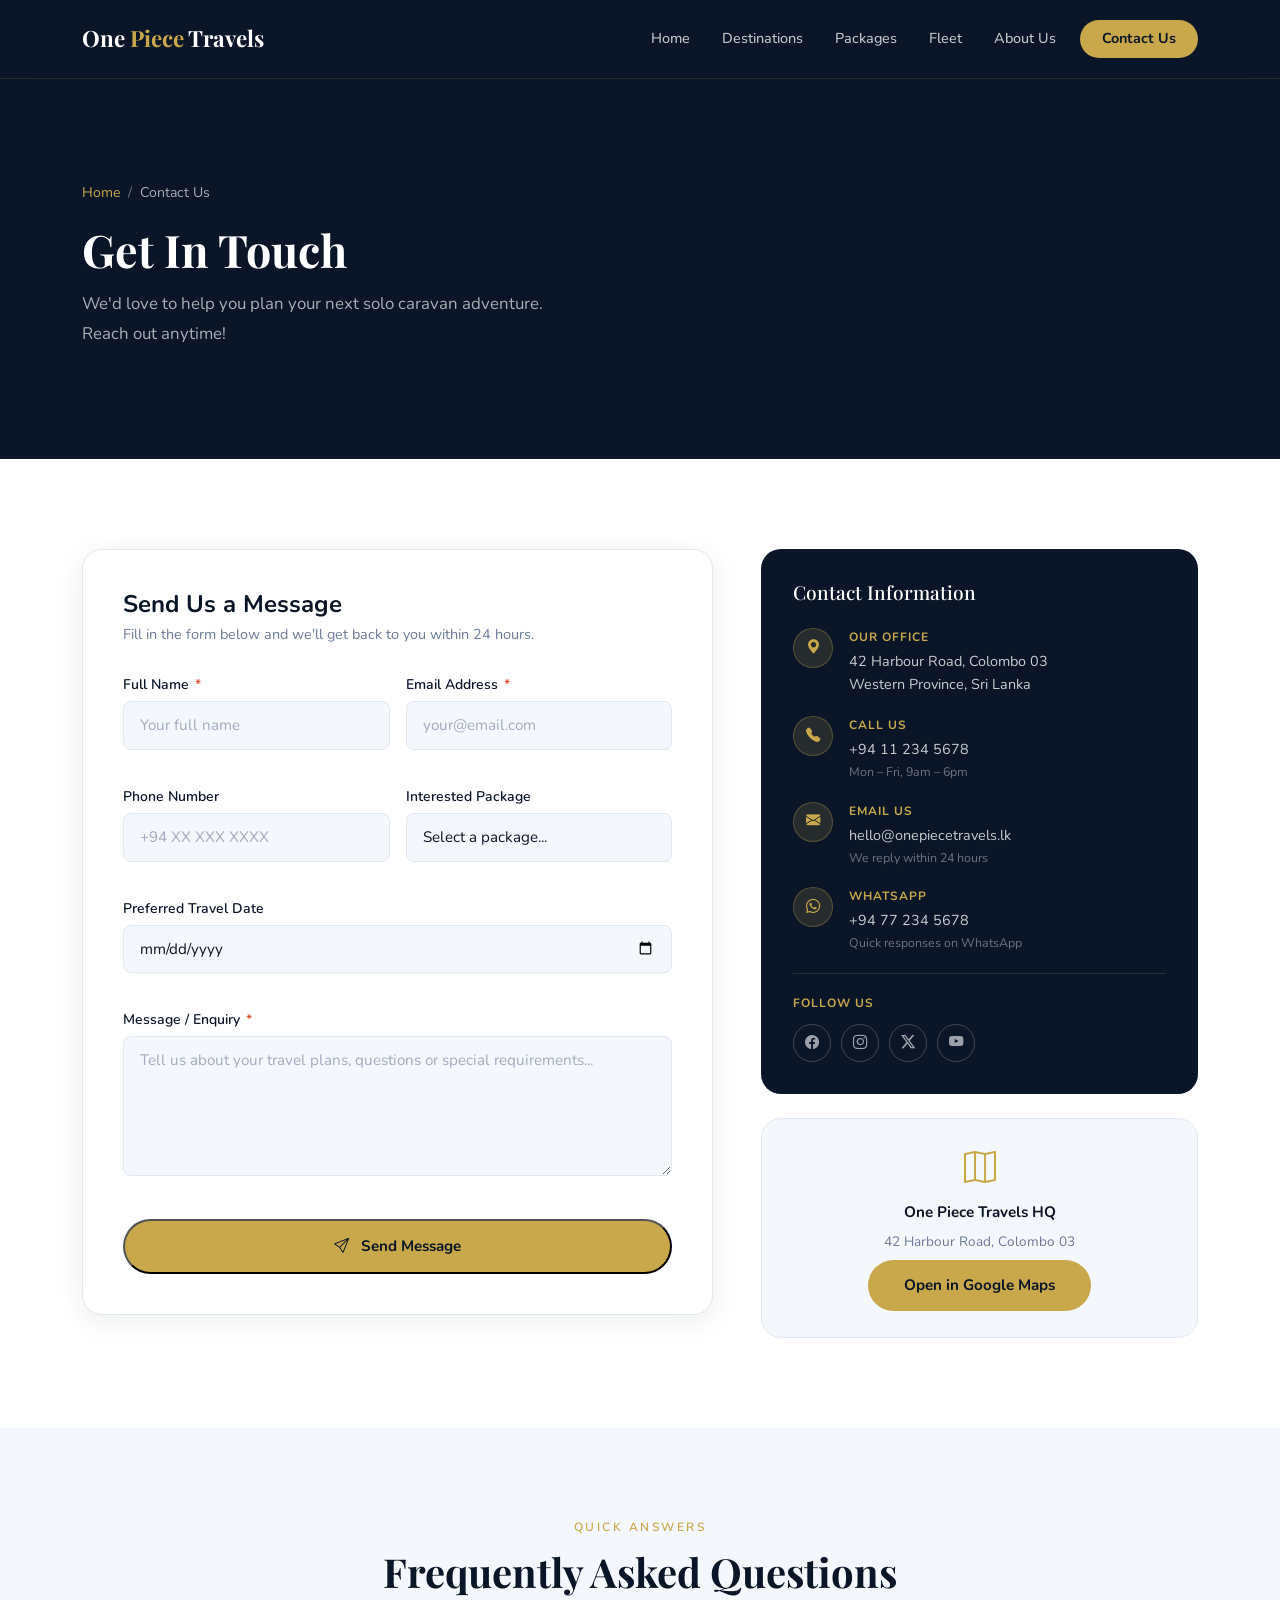
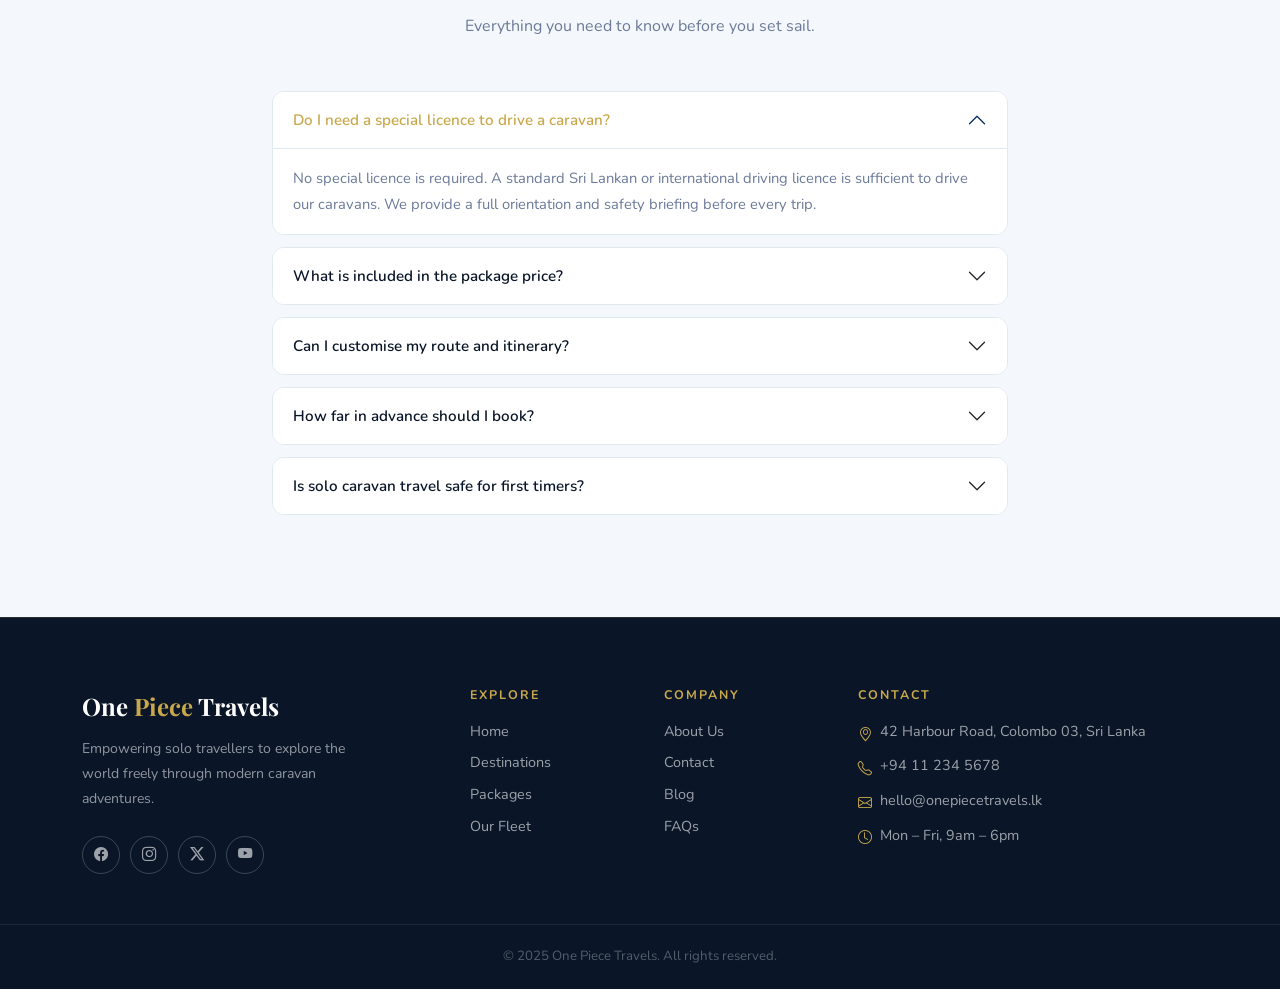
<file: Pages/contact.html>
<!doctype html>
<html lang="en">
  <head>
    <meta charset="UTF-8" />
    <meta name="viewport" content="width=device-width, initial-scale=1.0" />
    <title>One Piece Travels - Contact Us</title>

    <!-- Bootstrap 5 -->
    <link
      href="https://cdn.jsdelivr.net/npm/bootstrap@5.3.3/dist/css/bootstrap.min.css"
      rel="stylesheet"
    />
    <!-- Bootstrap Icons -->
    <link
      href="https://cdn.jsdelivr.net/npm/bootstrap-icons@1.11.3/font/bootstrap-icons.css"
      rel="stylesheet"
    />
    <!-- Custom CSS -->
    <link rel="stylesheet" href="../css/style.css" />
  </head>
  <body>
    <!-- ===== NAVBAR ===== -->
    <nav class="navbar navbar-expand-lg" id="mainNavbar">
      <div class="container">
        <!-- Logo / Brand -->
        <a class="navbar-brand" href="../index.html">
          One <span>Piece</span> Travels
        </a>

        <!-- Mobile Toggle Button -->
        <button
          class="navbar-toggler"
          type="button"
          data-bs-toggle="collapse"
          data-bs-target="#navMenu"
          aria-controls="navMenu"
          aria-expanded="false"
          aria-label="Toggle navigation"
        >
          <span class="navbar-toggler-icon"></span>
        </button>

        <!-- Nav Links -->
        <div class="collapse navbar-collapse" id="navMenu">
          <ul class="navbar-nav ms-auto align-items-lg-center">
            <li class="nav-item">
              <a class="nav-link" href="../index.html">Home</a>
            </li>
            <li class="nav-item">
              <a class="nav-link" href="destinations.html">Destinations</a>
            </li>
            <li class="nav-item">
              <a class="nav-link" href="packages.html">Packages</a>
            </li>
            <li class="nav-item">
              <a class="nav-link" href="fleet.html">Fleet</a>
            </li>
            <li class="nav-item">
              <a class="nav-link" href="about.html">About Us</a>
            </li>
            <li class="nav-item">
              <a class="nav-link btn-contact active" href="contact.html"
                >Contact Us</a
              >
            </li>
          </ul>
        </div>
      </div>
    </nav>

    <!-- ===== PAGE HERO ===== -->
    <section id="page-hero">
      <div class="container">
        <!-- Breadcrumb -->
        <div class="breadcrumb-wrap">
          <a href="../index.html">Home</a>
          <span>/</span>
          <span class="current-page">Contact Us</span>
        </div>

        <!-- Title -->
        <h1 class="page-hero-title">Get In Touch</h1>
        <p class="page-hero-sub">
          We'd love to help you plan your next solo caravan adventure. Reach out
          anytime!
        </p>
      </div>
    </section>

    <!-- ===== CONTACT SECTION ===== -->
    <section id="contact-section">
      <div class="container">
        <div class="row g-5">
          <!-- CONTACT FORM -->
          <div class="col-lg-7">
            <div class="contact-form-wrap">
              <h3 class="contact-form-title">Send Us a Message</h3>
              <p class="contact-form-sub">
                Fill in the form below and we'll get back to you within 24
                hours.
              </p>

              <!-- Success Message (hidden by default) -->
              <div id="formSuccess">
                <i class="bi bi-check-circle-fill"></i>
                <h5>Message Sent Successfully!</h5>
                <p>
                  Thank you for reaching out. Our team will contact you within
                  24 hours.
                </p>
              </div>

              <!-- Contact Form -->
              <form id="contactForm" novalidate>
                <div class="row g-3">
                  <!-- Name -->
                  <div class="col-md-6">
                    <div class="form-group">
                      <label class="form-label-custom">
                        Full Name
                        <span class="required">*</span>
                      </label>
                      <input
                        type="text"
                        class="form-input"
                        placeholder="Your full name"
                        required
                      />
                    </div>
                  </div>

                  <!-- Email -->
                  <div class="col-md-6">
                    <div class="form-group">
                      <label class="form-label-custom">
                        Email Address
                        <span class="required">*</span>
                      </label>
                      <input
                        type="email"
                        class="form-input"
                        placeholder="your@email.com"
                        required
                      />
                    </div>
                  </div>

                  <!-- Phone -->
                  <div class="col-md-6">
                    <div class="form-group">
                      <label class="form-label-custom"> Phone Number </label>
                      <input
                        type="tel"
                        class="form-input"
                        placeholder="+94 XX XXX XXXX"
                      />
                    </div>
                  </div>

                  <!-- Package -->
                  <div class="col-md-6">
                    <div class="form-group">
                      <label class="form-label-custom">
                        Interested Package
                      </label>
                      <select class="form-input">
                        <option value="">Select a package...</option>
                        <option>Coastal Caravan Escape (7 Days)</option>
                        <option>Hill Country Retreat (5 Days)</option>
                        <option>Ancient Kingdom Tour (10 Days)</option>
                        <option>Beach Weekend Getaway (3 Days)</option>
                        <option>East Coast Explorer (7 Days)</option>
                        <option>Grand Sri Lanka Circuit (14 Days)</option>
                        <option>Custom Package</option>
                      </select>
                    </div>
                  </div>

                  <!-- Travel Date -->
                  <div class="col-12">
                    <div class="form-group">
                      <label class="form-label-custom">
                        Preferred Travel Date
                      </label>
                      <input type="date" class="form-input" />
                    </div>
                  </div>

                  <!-- Message -->
                  <div class="col-12">
                    <div class="form-group">
                      <label class="form-label-custom">
                        Message / Enquiry
                        <span class="required">*</span>
                      </label>
                      <textarea
                        class="form-input"
                        rows="5"
                        placeholder="Tell us about your travel plans, questions or special requirements..."
                        required
                      ></textarea>
                    </div>
                  </div>

                  <!-- Submit Button -->
                  <div class="col-12">
                    <button type="submit" class="btn-gold w-100">
                      <i class="bi bi-send me-2"></i>
                      Send Message
                    </button>
                  </div>
                </div>
              </form>
            </div>
          </div>

          <!-- CONTACT INFO -->
          <div class="col-lg-5">
            <!-- Info Card -->
            <div class="contact-info-card">
              <h4 class="contact-info-title">Contact Information</h4>

              <!-- Address -->
              <div class="contact-info-item">
                <div class="contact-info-icon">
                  <i class="bi bi-geo-alt-fill"></i>
                </div>
                <div class="contact-info-text">
                  <div class="contact-info-label">Our Office</div>
                  <div class="contact-info-value">
                    42 Harbour Road, Colombo 03<br />
                    Western Province, Sri Lanka
                  </div>
                </div>
              </div>

              <!-- Phone -->
              <div class="contact-info-item">
                <div class="contact-info-icon">
                  <i class="bi bi-telephone-fill"></i>
                </div>
                <div class="contact-info-text">
                  <div class="contact-info-label">Call Us</div>
                  <div class="contact-info-value">+94 11 234 5678</div>
                  <div class="contact-info-note">Mon – Fri, 9am – 6pm</div>
                </div>
              </div>

              <!-- Email -->
              <div class="contact-info-item">
                <div class="contact-info-icon">
                  <i class="bi bi-envelope-fill"></i>
                </div>
                <div class="contact-info-text">
                  <div class="contact-info-label">Email Us</div>
                  <div class="contact-info-value">hello@onepiecetravels.lk</div>
                  <div class="contact-info-note">We reply within 24 hours</div>
                </div>
              </div>

              <!-- WhatsApp -->
              <div class="contact-info-item">
                <div class="contact-info-icon">
                  <i class="bi bi-whatsapp"></i>
                </div>
                <div class="contact-info-text">
                  <div class="contact-info-label">WhatsApp</div>
                  <div class="contact-info-value">+94 77 234 5678</div>
                  <div class="contact-info-note">
                    Quick responses on WhatsApp
                  </div>
                </div>
              </div>

              <!-- Social Icons -->
              <div class="contact-social">
                <div class="contact-social-label">Follow Us</div>
                <div class="footer-social">
                  <a href="#" class="social-icon">
                    <i class="bi bi-facebook"></i>
                  </a>
                  <a href="#" class="social-icon">
                    <i class="bi bi-instagram"></i>
                  </a>
                  <a href="#" class="social-icon">
                    <i class="bi bi-twitter-x"></i>
                  </a>
                  <a href="#" class="social-icon">
                    <i class="bi bi-youtube"></i>
                  </a>
                </div>
              </div>
            </div>

            <!-- Map Placeholder -->
            <div class="map-placeholder">
              <i class="bi bi-map"></i>
              <span class="map-name">One Piece Travels HQ</span>
              <span class="map-address"> 42 Harbour Road, Colombo 03 </span>
              <a
                href="https://maps.google.com"
                target="_blank"
                class="btn-gold"
              >
                Open in Google Maps
              </a>
            </div>
          </div>
        </div>
      </div>
    </section>

    <!-- ===== FAQ SECTION ===== -->
    <section id="faq-section">
      <div class="container">
        <!-- Section Header -->
        <div class="row">
          <div class="col-12 text-center">
            <span class="section-label">Quick Answers</span>
            <h2 class="section-title">Frequently Asked Questions</h2>
            <p class="section-subtitle">
              Everything you need to know before you set sail.
            </p>
          </div>
        </div>

        <!-- FAQ Accordion -->
        <div class="row justify-content-center">
          <div class="col-lg-8">
            <div class="accordion" id="faqAccordion">
              <!-- FAQ 1 -->
              <div class="accordion-item faq-item">
                <h2 class="accordion-header">
                  <button
                    class="accordion-button faq-btn"
                    type="button"
                    data-bs-toggle="collapse"
                    data-bs-target="#faq1"
                  >
                    Do I need a special licence to drive a caravan?
                  </button>
                </h2>
                <div
                  id="faq1"
                  class="accordion-collapse collapse show"
                  data-bs-parent="#faqAccordion"
                >
                  <div class="accordion-body faq-body">
                    No special licence is required. A standard Sri Lankan or
                    international driving licence is sufficient to drive our
                    caravans. We provide a full orientation and safety briefing
                    before every trip.
                  </div>
                </div>
              </div>

              <!-- FAQ 2 -->
              <div class="accordion-item faq-item">
                <h2 class="accordion-header">
                  <button
                    class="accordion-button faq-btn collapsed"
                    type="button"
                    data-bs-toggle="collapse"
                    data-bs-target="#faq2"
                  >
                    What is included in the package price?
                  </button>
                </h2>
                <div
                  id="faq2"
                  class="accordion-collapse collapse"
                  data-bs-parent="#faqAccordion"
                >
                  <div class="accordion-body faq-body">
                    All packages include caravan rental, route planning, GPS
                    navigation, 24/7 roadside support, basic kitchen supplies,
                    bedding and towels, and a pre-trip safety briefing. Fuel and
                    food costs are not included.
                  </div>
                </div>
              </div>

              <!-- FAQ 3 -->
              <div class="accordion-item faq-item">
                <h2 class="accordion-header">
                  <button
                    class="accordion-button faq-btn collapsed"
                    type="button"
                    data-bs-toggle="collapse"
                    data-bs-target="#faq3"
                  >
                    Can I customise my route and itinerary?
                  </button>
                </h2>
                <div
                  id="faq3"
                  class="accordion-collapse collapse"
                  data-bs-parent="#faqAccordion"
                >
                  <div class="accordion-body faq-body">
                    Absolutely! We offer fully customisable packages. Just reach
                    out to us with your preferred destinations, dates and budget
                    and our team will craft the perfect route for you.
                  </div>
                </div>
              </div>

              <!-- FAQ 4 -->
              <div class="accordion-item faq-item">
                <h2 class="accordion-header">
                  <button
                    class="accordion-button faq-btn collapsed"
                    type="button"
                    data-bs-toggle="collapse"
                    data-bs-target="#faq4"
                  >
                    How far in advance should I book?
                  </button>
                </h2>
                <div
                  id="faq4"
                  class="accordion-collapse collapse"
                  data-bs-parent="#faqAccordion"
                >
                  <div class="accordion-body faq-body">
                    We recommend booking at least 2 weeks in advance to secure
                    your preferred caravan and dates. During peak season
                    (December – March and July – August) we suggest booking 4 –
                    6 weeks ahead.
                  </div>
                </div>
              </div>

              <!-- FAQ 5 -->
              <div class="accordion-item faq-item">
                <h2 class="accordion-header">
                  <button
                    class="accordion-button faq-btn collapsed"
                    type="button"
                    data-bs-toggle="collapse"
                    data-bs-target="#faq5"
                  >
                    Is solo caravan travel safe for first timers?
                  </button>
                </h2>
                <div
                  id="faq5"
                  class="accordion-collapse collapse"
                  data-bs-parent="#faqAccordion"
                >
                  <div class="accordion-body faq-body">
                    Yes! We specifically designed our packages for first time
                    solo travellers. Every trip includes a detailed safety
                    briefing, GPS tracking, emergency contacts and 24/7 phone
                    support throughout your journey.
                  </div>
                </div>
              </div>
            </div>
          </div>
        </div>
      </div>
    </section>

    <!-- ===== FOOTER ===== -->
    <footer id="main-footer">
      <div class="container">
        <div class="row g-5">
          <!-- Brand Column -->
          <div class="col-lg-4">
            <a class="footer-brand" href="../index.html">
              One <span>Piece</span> Travels
            </a>
            <p class="footer-desc">
              Empowering solo travellers to explore the world freely through
              modern caravan adventures.
            </p>
            <div class="footer-social">
              <a href="#" class="social-icon">
                <i class="bi bi-facebook"></i>
              </a>
              <a href="#" class="social-icon">
                <i class="bi bi-instagram"></i>
              </a>
              <a href="#" class="social-icon">
                <i class="bi bi-twitter-x"></i>
              </a>
              <a href="#" class="social-icon">
                <i class="bi bi-youtube"></i>
              </a>
            </div>
          </div>

          <!-- Explore Column -->
          <div class="col-lg-2 col-sm-6">
            <h6 class="footer-heading">Explore</h6>
            <ul class="footer-links">
              <li><a href="../index.html">Home</a></li>
              <li><a href="destinations.html">Destinations</a></li>
              <li><a href="packages.html">Packages</a></li>
              <li><a href="fleet.html">Our Fleet</a></li>
            </ul>
          </div>

          <!-- Company Column -->
          <div class="col-lg-2 col-sm-6">
            <h6 class="footer-heading">Company</h6>
            <ul class="footer-links">
              <li><a href="about.html">About Us</a></li>
              <li><a href="contact.html">Contact</a></li>
              <li><a href="#">Blog</a></li>
              <li><a href="#">FAQs</a></li>
            </ul>
          </div>

          <!-- Contact Column -->
          <div class="col-lg-4">
            <h6 class="footer-heading">Contact</h6>
            <ul class="footer-links">
              <li>
                <i class="bi bi-geo-alt footer-icon"></i>
                42 Harbour Road, Colombo 03, Sri Lanka
              </li>
              <li>
                <i class="bi bi-telephone footer-icon"></i>
                +94 11 234 5678
              </li>
              <li>
                <i class="bi bi-envelope footer-icon"></i>
                hello@onepiecetravels.lk
              </li>
              <li>
                <i class="bi bi-clock footer-icon"></i>
                Mon – Fri, 9am – 6pm
              </li>
            </ul>
          </div>
        </div>
      </div>

      <!-- Copyright Bar -->
      <div class="footer-bottom">
        <div class="container">
          <p>© 2025 One Piece Travels. All rights reserved.</p>
        </div>
      </div>
    </footer>

    <!-- Bootstrap JS -->
    <script src="https://cdn.jsdelivr.net/npm/bootstrap@5.3.3/dist/js/bootstrap.bundle.min.js"></script>
    <!-- Custom JS -->
    <script src="../js/script.js"></script>
  </body>
</html>
</file>
<file: css/style.css>
/* ===== GOOGLE FONTS ===== */
@import url("https://fonts.googleapis.com/css2?family=Playfair+Display:wght@400;600;700&family=Nunito:wght@300;400;500;600;700&display=swap");

/* ===== CSS VARIABLES ===== */
:root {
  --navy: #0a1628;
  --gold: #c9a84c;
  --gold-light: #e8c97a;
  --ocean: #1a3a5c;
  --cloud: #f4f7fb;
  --white: #ffffff;
  --slate: #6b7a99;
  --border: #e0e8f0;

  --font-heading: "Playfair Display", serif;
  --font-body: "Nunito", sans-serif;
}

/* ===== RESET ===== */
* {
  margin: 0;
  padding: 0;
  box-sizing: border-box;
}

body {
  font-family: var(--font-body);
  color: var(--navy);
  overflow-x: hidden;
}

a {
  text-decoration: none;
  color: inherit;
}

/* ===== NAVBAR ===== */
#mainNavbar {
  background-color: var(--navy);
  padding: 0;
  position: sticky;
  top: 0;
  z-index: 1000;
  border-bottom: 1px solid rgba(201, 168, 76, 0.15);
  box-shadow: 0 2px 20px rgba(10, 22, 40, 0.25);
}

/* Brand / Logo */
#mainNavbar .navbar-brand {
  font-family: var(--font-heading);
  font-size: 1.4rem;
  font-weight: 700;
  color: var(--white);
  padding: 18px 0;
}

/* Gold accent on brand name */
#mainNavbar .navbar-brand span {
  color: var(--gold);
}

/* Nav Links */
#mainNavbar .nav-link {
  color: rgba(255, 255, 255, 0.75);
  font-size: 0.9rem;
  font-weight: 500;
  padding: 28px 16px !important;
  transition: color 0.3s ease;
  position: relative;
}

/* Underline effect on hover */
#mainNavbar .nav-link::after {
  content: "";
  position: absolute;
  bottom: 0;
  left: 16px;
  right: 16px;
  height: 2px;
  background: var(--gold);
  transform: scaleX(0);
  transition: transform 0.3s ease;
}

#mainNavbar .nav-link:hover,
#mainNavbar .nav-link.active {
  color: var(--gold);
}

#mainNavbar .nav-link:hover::after,
#mainNavbar .nav-link.active::after {
  transform: scaleX(1);
}

/* Contact Us button style */
#mainNavbar .btn-contact {
  background: var(--gold);
  color: var(--navy) !important;
  border-radius: 50px;
  padding: 8px 22px !important;
  font-weight: 700 !important;
  margin-left: 8px;
}

#mainNavbar .btn-contact:hover {
  background: var(--gold-light);
}

#mainNavbar .btn-contact::after {
  display: none;
}

/* Mobile toggler icon */
#mainNavbar .navbar-toggler {
  border: 1px solid rgba(201, 168, 76, 0.4);
  padding: 6px 10px;
}

#mainNavbar .navbar-toggler-icon {
  background-image: url("data:image/svg+xml,%3csvg xmlns='http://www.w3.org/2000/svg' viewBox='0 0 30 30'%3e%3cpath stroke='rgba%28201,168,76,1%29' stroke-linecap='round' stroke-miterlimit='10' stroke-width='2' d='M4 7h22M4 15h22M4 23h22'/%3e%3c/svg%3e");
}

/* ===== HERO SECTION ===== */
#hero {
  min-height: 92vh;
  background-color: var(--navy);
  position: relative;
  display: flex;
  align-items: center;
  overflow: hidden;
}

/* Background image with dark overlay */
.hero-bg {
  position: absolute;
  inset: 0;
  background-image: url("https://images.pexels.com/photos/35451821/pexels-photo-35451821.jpeg");
  background-size: cover;
  background-position: center;
  opacity: 0.28;
}

/* Keep content above background */
#hero .container {
  position: relative;
  z-index: 2;
  padding: 100px 0;
}

/* Small label above title */
.hero-label {
  display: inline-block;
  background: rgba(201, 168, 76, 0.15);
  color: var(--gold);
  border: 1px solid rgba(201, 168, 76, 0.35);
  border-radius: 50px;
  font-size: 12px;
  font-weight: 600;
  letter-spacing: 2px;
  text-transform: uppercase;
  padding: 6px 18px;
  margin-bottom: 24px;
}

/* Main H1 title */
.hero-title {
  font-family: var(--font-heading);
  font-size: 3.8rem;
  font-weight: 700;
  color: var(--white);
  line-height: 1.15;
  margin-bottom: 24px;
}

/* Gold accent word */
.hero-accent {
  color: var(--gold);
}

/* Subtitle paragraph */
.hero-subtitle {
  font-size: 1.1rem;
  color: rgba(255, 255, 255, 0.7);
  max-width: 520px;
  line-height: 1.8;
  margin-bottom: 40px;
}

/* CTA Buttons row */
.hero-btns {
  display: flex;
  gap: 16px;
  flex-wrap: wrap;
  margin-bottom: 50px;
}

/* Gold filled button */
.btn-gold {
  background: var(--gold);
  color: var(--navy);
  border-radius: 50px;
  padding: 14px 36px;
  font-weight: 700;
  font-size: 0.95rem;
  transition:
    background 0.3s ease,
    transform 0.3s ease;
  display: inline-block;
}

.btn-gold:hover {
  background: var(--gold-light);
  color: var(--navy);
  transform: translateY(-2px);
}

/* White outline button */
.btn-outline-wh {
  background: transparent;
  color: var(--white);
  border: 2px solid rgba(255, 255, 255, 0.5);
  border-radius: 50px;
  padding: 12px 36px;
  font-weight: 700;
  font-size: 0.95rem;
  transition: all 0.3s ease;
  display: inline-block;
}

.btn-outline-wh:hover {
  border-color: var(--white);
  background: rgba(255, 255, 255, 0.1);
  color: var(--white);
}

/* Stats row */
.hero-stats {
  display: flex;
  gap: 40px;
  flex-wrap: wrap;
  padding-top: 40px;
  border-top: 1px solid rgba(255, 255, 255, 0.12);
}

.stat-item {
  display: flex;
  flex-direction: column;
  gap: 4px;
}

.stat-num {
  font-family: var(--font-heading);
  font-size: 2rem;
  font-weight: 700;
  color: var(--gold);
  line-height: 1;
}

.stat-label {
  font-size: 0.82rem;
  color: rgba(255, 255, 255, 0.55);
}

/* ===== RESPONSIVE - HERO ===== */
@media (max-width: 768px) {
  .hero-title {
    font-size: 2.5rem;
  }

  .hero-stats {
    gap: 20px;
  }

  #hero .container {
    padding: 70px 0;
  }
}

/* ===== SHARED SECTION STYLES ===== */
.section-label {
  display: block;
  font-size: 12px;
  font-weight: 600;
  letter-spacing: 2.5px;
  text-transform: uppercase;
  color: var(--gold);
  margin-bottom: 12px;
}

.section-title {
  font-family: var(--font-heading);
  font-size: 2.5rem;
  font-weight: 700;
  color: var(--navy);
  margin-bottom: 16px;
}

.section-subtitle {
  font-size: 1rem;
  color: var(--slate);
  max-width: 560px;
  margin: 0 auto 50px;
  line-height: 1.8;
}

/* ===== WHY CHOOSE US ===== */
#why-us {
  padding: 90px 0;
  background-color: var(--white);
}

.feature-card {
  text-align: center;
  padding: 32px 20px;
  border-radius: 14px;
  transition: background 0.3s ease;
}

.feature-card:hover {
  background: var(--cloud);
}

.feature-icon {
  width: 64px;
  height: 64px;
  background: rgba(201, 168, 76, 0.12);
  border: 1px solid rgba(201, 168, 76, 0.25);
  border-radius: 50%;
  display: flex;
  align-items: center;
  justify-content: center;
  margin: 0 auto 18px;
  font-size: 1.6rem;
  transition: background 0.3s ease;
}

.feature-card:hover .feature-icon {
  background: var(--gold);
}

.feature-title {
  font-size: 1.05rem;
  font-weight: 700;
  color: var(--navy);
  margin-bottom: 10px;
}

.feature-desc {
  font-size: 0.9rem;
  color: var(--slate);
  line-height: 1.7;
}

/* ===== RESPONSIVE - WHY US ===== */
@media (max-width: 768px) {
  .section-title {
    font-size: 1.8rem;
  }

  #why-us {
    padding: 60px 0;
  }
}

/* ===== FEATURED PACKAGES ===== */
#featured-packages {
  padding: 90px 0;
  background-color: var(--cloud);
}

/* Card wrapper */
.package-card {
  background: var(--white);
  border-radius: 20px;
  border: 1px solid var(--border);
  overflow: hidden;
  height: 100%;
  transition:
    transform 0.3s ease,
    box-shadow 0.3s ease;
}

.package-card:hover {
  transform: translateY(-6px);
  box-shadow: 0 14px 48px rgba(10, 22, 40, 0.15);
}

/* Image area */
.package-img-wrap {
  height: 210px;
  overflow: hidden;
  position: relative;
}

.package-img-wrap img {
  width: 100%;
  height: 100%;
  object-fit: cover;
  transition: transform 0.5s ease;
}

.package-card:hover .package-img-wrap img {
  transform: scale(1.06);
}

/* Badge on image */
.package-badge {
  position: absolute;
  top: 14px;
  left: 14px;
  background: var(--gold);
  color: var(--navy);
  font-size: 11px;
  font-weight: 700;
  padding: 4px 12px;
  border-radius: 50px;
  letter-spacing: 0.5px;
  text-transform: uppercase;
}

/* Card body */
.package-body {
  padding: 22px;
}

.package-title {
  font-size: 1.1rem;
  font-weight: 700;
  color: var(--navy);
  margin-bottom: 8px;
}

/* Duration and location row */
.package-meta {
  display: flex;
  gap: 16px;
  font-size: 0.83rem;
  color: var(--slate);
  margin-bottom: 12px;
}

.package-meta span {
  display: flex;
  align-items: center;
  gap: 4px;
}

/* Price */
.package-price {
  font-size: 1.3rem;
  font-weight: 700;
  color: var(--gold);
  margin-bottom: 16px;
}

.package-price small {
  font-size: 0.78rem;
  color: var(--slate);
  font-weight: 400;
}

/* Outline navy button */
.btn-outline-nv {
  display: inline-block;
  background: transparent;
  color: var(--navy);
  border: 2px solid var(--navy);
  border-radius: 50px;
  padding: 13px 36px;
  font-weight: 700;
  font-size: 0.95rem;
  transition: all 0.3s ease;
}

.btn-outline-nv:hover {
  background: var(--navy);
  color: var(--white);
  transform: translateY(-2px);
}

/* ===== RESPONSIVE - PACKAGES ===== */
@media (max-width: 768px) {
  #featured-packages {
    padding: 60px 0;
  }

  .package-img-wrap {
    height: 180px;
  }
}

/* ===== TOP DESTINATIONS ===== */
#top-destinations {
  padding: 90px 0;
  background-color: var(--white);
}

/* Destination card */
.dest-card {
  border-radius: 20px;
  overflow: hidden;
  position: relative;
  height: 260px;
  cursor: pointer;
  transition: transform 0.3s ease;
}

.dest-card:hover {
  transform: translateY(-4px);
}

/* Image */
.dest-card img {
  width: 100%;
  height: 100%;
  object-fit: cover;
  transition: transform 0.5s ease;
}

.dest-card:hover img {
  transform: scale(1.08);
}

/* Dark gradient overlay */
.dest-overlay {
  position: absolute;
  inset: 0;
  background: linear-gradient(
    to top,
    rgba(10, 22, 40, 0.82) 0%,
    rgba(10, 22, 40, 0.05) 60%
  );
  display: flex;
  flex-direction: column;
  justify-content: flex-end;
  padding: 22px;
}

/* Destination name */
.dest-name {
  font-family: var(--font-heading);
  font-size: 1.3rem;
  font-weight: 700;
  color: var(--white);
  margin-bottom: 4px;
}

/* Package count */
.dest-count {
  font-size: 0.8rem;
  color: var(--gold);
  font-weight: 500;
}

/* ===== RESPONSIVE - DESTINATIONS ===== */
@media (max-width: 768px) {
  #top-destinations {
    padding: 60px 0;
  }

  .dest-card {
    height: 200px;
  }

  .dest-name {
    font-size: 1.1rem;
  }
}

/* ===== TESTIMONIALS ===== */
#testimonials {
  padding: 90px 0;
  background-color: var(--cloud);
}

/* Card */
.testi-card {
  background: var(--navy);
  border-radius: 20px;
  padding: 32px;
  height: 100%;
}

/* Big opening quote mark */
.testi-quote {
  display: block;
  font-family: var(--font-heading);
  font-size: 4rem;
  line-height: 1;
  color: var(--gold);
  opacity: 0.4;
  margin-bottom: -10px;
}

/* Star rating */
.testi-stars {
  color: var(--gold);
  font-size: 0.9rem;
  margin-bottom: 14px;
}

/* Review text */
.testi-text {
  font-size: 0.95rem;
  color: rgba(255, 255, 255, 0.78);
  line-height: 1.8;
  margin-bottom: 20px;
}

/* Reviewer name */
.testi-name {
  font-weight: 700;
  color: var(--gold);
  font-size: 0.9rem;
  margin-bottom: 2px;
}

/* Reviewer job / location */
.testi-info {
  font-size: 0.8rem;
  color: rgba(255, 255, 255, 0.4);
}

/* ===== RESPONSIVE - TESTIMONIALS ===== */
@media (max-width: 768px) {
  #testimonials {
    padding: 60px 0;
  }

  .testi-card {
    padding: 24px;
  }

  .testi-quote {
    font-size: 3rem;
  }
}

/* ===== CTA BANNER ===== */
#cta-banner {
  padding: 90px 0;
  background-color: var(--navy);
  position: relative;
  overflow: hidden;
}

/* Subtle background image */
#cta-banner::before {
  content: "";
  position: absolute;
  inset: 0;
  background: url("https://images.pexels.com/photos/7163672/pexels-photo-7163672.jpeg")
    center / cover no-repeat;
  opacity: 0.08;
}

#cta-banner .container {
  position: relative;
  z-index: 2;
}

.cta-title {
  font-family: var(--font-heading);
  font-size: 2.5rem;
  font-weight: 700;
  color: var(--white);
  margin-bottom: 16px;
}

.cta-subtitle {
  font-size: 1rem;
  color: rgba(255, 255, 255, 0.65);
  margin-bottom: 36px;
  line-height: 1.8;
}

.cta-btns {
  display: flex;
  gap: 16px;
  justify-content: center;
  flex-wrap: wrap;
}

/* ===== FOOTER ===== */
#main-footer {
  background-color: var(--navy);
  padding-top: 70px;
  border-top: 1px solid rgba(201, 168, 76, 0.15);
}

/* Brand name */
.footer-brand {
  font-family: var(--font-heading);
  font-size: 1.5rem;
  font-weight: 700;
  color: var(--white);
  display: block;
  margin-bottom: 12px;
}

.footer-brand span {
  color: var(--gold);
}

/* Description */
.footer-desc {
  font-size: 0.88rem;
  color: rgba(255, 255, 255, 0.55);
  line-height: 1.8;
  margin-bottom: 24px;
  max-width: 280px;
}

/* Column headings */
.footer-heading {
  font-size: 0.78rem;
  font-weight: 700;
  letter-spacing: 2px;
  text-transform: uppercase;
  color: var(--gold);
  margin-bottom: 18px;
}

/* Links list */
.footer-links {
  list-style: none;
  padding: 0;
  margin: 0;
}

.footer-links li {
  margin-bottom: 10px;
  font-size: 0.9rem;
  color: rgba(255, 255, 255, 0.6);
  display: flex;
  align-items: flex-start;
  gap: 8px;
}

.footer-links a {
  color: rgba(255, 255, 255, 0.6);
  transition: color 0.3s ease;
}

.footer-links a:hover {
  color: var(--gold);
}

/* Contact icons */
.footer-icon {
  color: var(--gold);
  margin-top: 3px;
  flex-shrink: 0;
}

/* Social icons row */
.footer-social {
  display: flex;
  gap: 10px;
}

.social-icon {
  width: 38px;
  height: 38px;
  border-radius: 50%;
  border: 1px solid rgba(255, 255, 255, 0.2);
  display: flex;
  align-items: center;
  justify-content: center;
  color: rgba(255, 255, 255, 0.6);
  font-size: 0.9rem;
  transition: all 0.3s ease;
}

.social-icon:hover {
  border-color: var(--gold);
  color: var(--gold);
  background: rgba(201, 168, 76, 0.1);
}

/* Copyright bar */
.footer-bottom {
  border-top: 1px solid rgba(255, 255, 255, 0.08);
  padding: 22px 0;
  margin-top: 50px;
  text-align: center;
}

.footer-bottom p {
  font-size: 0.83rem;
  color: rgba(255, 255, 255, 0.3);
  margin: 0;
}

/* ===== RESPONSIVE - CTA & FOOTER ===== */
@media (max-width: 768px) {
  #cta-banner {
    padding: 60px 0;
  }

  .cta-title {
    font-size: 1.8rem;
  }

  #main-footer {
    padding-top: 50px;
  }

  .footer-desc {
    max-width: 100%;
  }
}

/* ===== PAGE HERO ===== */
#page-hero {
  background-color: var(--navy);
  padding: 80px 0 70px;
  position: relative;
  overflow: hidden;
  min-height: 380px;
  display: flex;
  align-items: center;
}

/* Faint background image */
#page-hero::before {
  content: "";
  position: absolute;
  inset: 0;
  background: url("https://images.pexels.com/photos/17888972/pexels-photo-17888972.jpeg")
    center / cover no-repeat;
  opacity: 0.12;
}

#page-hero .container {
  position: relative;
  z-index: 2;
  width: 100%;
}

/* Breadcrumb */
.breadcrumb-wrap {
  display: flex;
  align-items: center;
  gap: 8px;
  margin-bottom: 20px;
}

.breadcrumb-wrap a {
  color: var(--gold);
  font-size: 0.88rem;
  transition: opacity 0.3s ease;
}

.breadcrumb-wrap a:hover {
  opacity: 0.8;
}

.breadcrumb-wrap span {
  color: rgba(255, 255, 255, 0.4);
  font-size: 0.88rem;
}

.breadcrumb-wrap .current-page {
  color: rgba(255, 255, 255, 0.65);
}

/* Page title */
.page-hero-title {
  font-family: var(--font-heading);
  font-size: 2.8rem;
  font-weight: 700;
  color: var(--white);
  margin-bottom: 12px;
}

/* Page subtitle */
.page-hero-sub {
  font-size: 1.05rem;
  color: rgba(255, 255, 255, 0.65);
  max-width: 500px;
  line-height: 1.8;
}

/* ===== RESPONSIVE - PAGE HERO ===== */
@media (max-width: 768px) {
  #page-hero {
    padding: 60px 0 50px;
    min-height: 280px;
  }

  .page-hero-title {
    font-size: 2rem;
  }
}

/* ===== FILTER SECTION ===== */
#filter-section {
  padding: 50px 0 0;
  background-color: var(--cloud);
}

/* Filter bar wrapper */
.filter-bar {
  background: var(--white);
  border-radius: 20px;
  padding: 24px 28px;
  box-shadow: 0 2px 12px rgba(10, 22, 40, 0.07);
  border: 1px solid var(--border);
  margin-bottom: 40px;
}

/* Filter label */
.filter-label {
  display: block;
  font-size: 0.875rem;
  font-weight: 600;
  color: var(--navy);
  margin-bottom: 6px;
}

/* Filter select dropdown */
.filter-select {
  width: 100%;
  border: 1.5px solid var(--border);
  border-radius: 8px;
  padding: 10px 16px;
  font-family: var(--font-body);
  font-size: 0.9rem;
  color: var(--navy);
  background: var(--cloud);
  outline: none;
  cursor: pointer;
  transition: border-color 0.3s ease;
  appearance: none;
  background-image: url("data:image/svg+xml,%3Csvg xmlns='http://www.w3.org/2000/svg' width='12' height='12' viewBox='0 0 12 12'%3E%3Cpath fill='%236B7A99' d='M6 8L1 3h10z'/%3E%3C/svg%3E");
  background-repeat: no-repeat;
  background-position: right 14px center;
  background-color: var(--cloud);
}

.filter-select:focus {
  border-color: var(--gold);
}

/* No results message */
#noResults {
  display: none;
  text-align: center;
  padding: 50px 0;
  color: var(--slate);
}

#noResults i {
  font-size: 2.5rem;
  display: block;
  margin-bottom: 12px;
  color: var(--gold);
}

#noResults p {
  font-size: 0.95rem;
}

/* ===== RESPONSIVE - FILTER ===== */
@media (max-width: 768px) {
  .filter-bar {
    padding: 18px;
  }
}

/* ===== PACKAGES GRID ===== */
#packages-grid {
  padding: 40px 0 90px;
  background-color: var(--cloud);
}

/* Package description text */
.package-desc {
  font-size: 0.88rem;
  color: var(--slate);
  line-height: 1.7;
  margin-bottom: 16px;
}

/* ===== PREVENT SCROLLBAR LAYOUT SHIFT ===== */
html {
  overflow-y: scroll;
}

/* ===== DESTINATIONS GRID ===== */
#destinations-grid {
  padding: 60px 0 90px;
  background-color: var(--white);
}

/* Region filter tabs */
.region-tabs {
  display: flex;
  flex-wrap: wrap;
  gap: 10px;
  margin-bottom: 40px;
  justify-content: center;
}

.region-btn {
  padding: 10px 24px;
  border-radius: 50px;
  border: 1.5px solid var(--border);
  background: var(--white);
  color: var(--slate);
  font-family: var(--font-body);
  font-size: 0.88rem;
  font-weight: 600;
  cursor: pointer;
  transition: all 0.3s ease;
}

.region-btn:hover {
  border-color: var(--navy);
  color: var(--navy);
}

/* Active region button */
.active-region {
  background: var(--navy) !important;
  color: var(--gold) !important;
  border-color: var(--navy) !important;
}

/* Destination card */
.dest-card-full {
  background: var(--white);
  border-radius: 20px;
  border: 1px solid var(--border);
  overflow: hidden;
  height: 100%;
  transition:
    transform 0.3s ease,
    box-shadow 0.3s ease;
}

.dest-card-full:hover {
  transform: translateY(-5px);
  box-shadow: 0 14px 48px rgba(10, 22, 40, 0.12);
}

/* Image wrapper */
.dest-img-wrap {
  height: 200px;
  overflow: hidden;
  position: relative;
}

.dest-img-wrap img {
  width: 100%;
  height: 100%;
  object-fit: cover;
  transition: transform 0.5s ease;
}

.dest-card-full:hover .dest-img-wrap img {
  transform: scale(1.06);
}

/* Card body */
.dest-card-body {
  padding: 20px;
}

.dest-desc {
  font-size: 0.88rem;
  color: var(--slate);
  line-height: 1.7;
  margin-bottom: 16px;
}

/* ===== RESPONSIVE - DESTINATIONS ===== */
@media (max-width: 768px) {
  #destinations-grid {
    padding: 40px 0 60px;
  }

  .region-tabs {
    gap: 8px;
  }

  .region-btn {
    padding: 8px 16px;
    font-size: 0.82rem;
  }
}

/* ===== STATS STRIP ===== */
#stats-strip {
  padding: 60px 0;
  background-color: var(--cloud);
  border-bottom: 1px solid var(--border);
}

.stat-strip-item {
  padding: 20px;
}

/* Big number */
.stat-strip-num {
  font-family: var(--font-heading);
  font-size: 2.5rem;
  font-weight: 700;
  color: var(--gold);
  line-height: 1;
  margin-bottom: 8px;
}

/* Label below number */
.stat-strip-label {
  font-size: 0.88rem;
  color: var(--slate);
  font-weight: 500;
}

/* ===== RESPONSIVE - STATS STRIP ===== */
@media (max-width: 768px) {
  #stats-strip {
    padding: 40px 0;
  }

  .stat-strip-num {
    font-size: 2rem;
  }
}

/* ===== FLEET GRID ===== */
#fleet-grid {
  padding: 80px 0;
  background-color: var(--white);
}

/* Fleet card */
.fleet-card {
  background: var(--white);
  border-radius: 20px;
  border: 1px solid var(--border);
  overflow: hidden;
  height: 100%;
  transition:
    transform 0.3s ease,
    box-shadow 0.3s ease;
}

.fleet-card:hover {
  transform: translateY(-5px);
  box-shadow: 0 14px 48px rgba(10, 22, 40, 0.12);
}

/* Image */
.fleet-img-wrap {
  height: 230px;
  overflow: hidden;
}

.fleet-img-wrap img {
  width: 100%;
  height: 100%;
  object-fit: cover;
  transition: transform 0.5s ease;
}

.fleet-card:hover .fleet-img-wrap img {
  transform: scale(1.05);
}

/* Card body */
.fleet-body {
  padding: 24px;
}

/* Title and status row */
.fleet-card-top {
  display: flex;
  justify-content: space-between;
  align-items: center;
  margin-bottom: 10px;
}

.fleet-title {
  font-size: 1.15rem;
  font-weight: 700;
  color: var(--navy);
  margin: 0;
}

/* Status badges */
.fleet-status {
  font-size: 11px;
  font-weight: 700;
  padding: 4px 12px;
  border-radius: 50px;
}

.fleet-status.available {
  background: #e8f4f0;
  color: #0f6e56;
}

.fleet-status.limited {
  background: #fff3cd;
  color: #856404;
}

/* Description */
.fleet-desc {
  font-size: 0.88rem;
  color: var(--slate);
  line-height: 1.7;
  margin-bottom: 16px;
}

/* Spec badges row */
.fleet-specs {
  display: flex;
  flex-wrap: wrap;
  gap: 8px;
  margin-bottom: 20px;
}

.spec-badge {
  background: #e8f4f0;
  color: #0f6e56;
  font-size: 11px;
  font-weight: 600;
  padding: 4px 10px;
  border-radius: 50px;
  display: inline-flex;
  align-items: center;
  gap: 4px;
}

/* Price and button row */
.fleet-card-bottom {
  display: flex;
  justify-content: space-between;
  align-items: center;
}

.fleet-price {
  font-size: 1.1rem;
  font-weight: 700;
  color: var(--gold);
}

.fleet-price small {
  font-size: 0.75rem;
  color: var(--slate);
  font-weight: 400;
}

/* ===== FLEET MODAL ===== */
#modalContent {
  border-radius: 20px;
  border: none;
  overflow: hidden;
}

#modalHeader {
  background: var(--navy);
  border: none;
  padding: 20px 24px;
}

#modalHeader .modal-title {
  color: var(--white);
  font-family: var(--font-heading);
  font-size: 1.2rem;
}

#modalBody {
  padding: 24px;
}

.modal-fleet-desc {
  font-size: 0.92rem;
  color: var(--slate);
  line-height: 1.8;
  margin-bottom: 16px;
}

.modal-specs-title {
  font-size: 0.88rem;
  font-weight: 700;
  color: var(--navy);
  margin-bottom: 6px;
}

.modal-fleet-specs {
  font-size: 0.88rem;
  color: var(--slate);
}

#modalFooter {
  border: none;
  padding: 0 24px 24px;
  display: flex;
  gap: 10px;
}

/* ===== RESPONSIVE - FLEET ===== */
@media (max-width: 768px) {
  #fleet-grid {
    padding: 50px 0;
  }

  .fleet-img-wrap {
    height: 200px;
  }

  .fleet-card-bottom {
    flex-direction: column;
    align-items: flex-start;
    gap: 12px;
  }
}

/* ===== OUR STORY ===== */
#our-story {
  padding: 90px 0;
  background-color: var(--white);
}

/* Story paragraphs */
.story-text {
  font-size: 0.95rem;
  color: var(--slate);
  line-height: 1.9;
  margin-bottom: 18px;
}

/* Story image */
.story-img-wrap {
  border-radius: 20px;
  overflow: hidden;
  box-shadow: 0 14px 48px rgba(10, 22, 40, 0.12);
}

.story-img-wrap img {
  width: 100%;
  height: 420px;
  object-fit: cover;
}

/* ===== RESPONSIVE - OUR STORY ===== */
@media (max-width: 768px) {
  #our-story {
    padding: 60px 0;
  }

  .story-img-wrap img {
    height: 280px;
  }
}

/* ===== STATS COUNTERS ===== */
#stats-counters {
  padding: 80px 0;
  background-color: var(--navy);
}

.counter-item {
  padding: 20px;
}

/* Animated number */
.counter-num {
  font-family: var(--font-heading);
  font-size: 3rem;
  font-weight: 700;
  color: var(--gold);
  line-height: 1;
  margin-bottom: 10px;
}

/* Label */
.counter-label {
  font-size: 0.9rem;
  color: rgba(255, 255, 255, 0.6);
  font-weight: 500;
}

/* ===== RESPONSIVE - COUNTERS ===== */
@media (max-width: 768px) {
  #stats-counters {
    padding: 50px 0;
  }

  .counter-num {
    font-size: 2.2rem;
  }
}

/* ===== OUR VALUES ===== */
#our-values {
  padding: 90px 0;
  background-color: var(--cloud);
}

/* Value card */
.value-card {
  padding: 20px 24px;
  border-radius: 12px;
  border-left: 4px solid var(--gold);
  background: var(--white);
  margin-bottom: 16px;
  transition:
    transform 0.3s ease,
    box-shadow 0.3s ease;
}

.value-card:hover {
  transform: translateX(6px);
  box-shadow: 0 6px 28px rgba(10, 22, 40, 0.08);
}

.value-title {
  font-size: 1rem;
  font-weight: 700;
  color: var(--navy);
  margin-bottom: 6px;
}

.value-desc {
  font-size: 0.88rem;
  color: var(--slate);
  line-height: 1.7;
  margin: 0;
}

/* ===== RESPONSIVE - VALUES ===== */
@media (max-width: 768px) {
  #our-values {
    padding: 60px 0;
  }

  .value-card {
    padding: 16px 18px;
  }
}

/* ===== OUR TEAM ===== */
#our-team {
  padding: 90px 0;
  background-color: var(--white);
}

/* Team card */
.team-card {
  text-align: center;
  padding: 32px 20px;
  background: var(--white);
  border-radius: 20px;
  border: 1px solid var(--border);
  height: 100%;
  transition:
    transform 0.3s ease,
    box-shadow 0.3s ease;
}

.team-card:hover {
  transform: translateY(-5px);
  box-shadow: 0 14px 48px rgba(10, 22, 40, 0.1);
}

/* Avatar image */
.team-avatar {
  width: 90px;
  height: 90px;
  border-radius: 50%;
  object-fit: cover;
  margin: 0 auto 16px;
  display: block;
  border: 3px solid var(--gold);
}

/* Name */
.team-name {
  font-size: 1.05rem;
  font-weight: 700;
  color: var(--navy);
  margin-bottom: 4px;
}

/* Role */
.team-role {
  font-size: 0.85rem;
  color: var(--gold);
  font-weight: 600;
  margin-bottom: 12px;
}

/* Bio */
.team-bio {
  font-size: 0.85rem;
  color: var(--slate);
  line-height: 1.7;
  margin: 0;
}

/* ===== RESPONSIVE - TEAM ===== */
@media (max-width: 768px) {
  #our-team {
    padding: 60px 0;
  }

  .team-avatar {
    width: 80px;
    height: 80px;
  }
}

/* ===== CONTACT SECTION ===== */
#contact-section {
  padding: 90px 0;
  background-color: var(--white);
}

/* Form wrapper */
.contact-form-wrap {
  background: var(--white);
  border-radius: 20px;
  padding: 40px;
  box-shadow: 0 6px 28px rgba(10, 22, 40, 0.08);
  border: 1px solid var(--border);
}

.contact-form-title {
  font-size: 1.5rem;
  font-weight: 700;
  color: var(--navy);
  margin-bottom: 6px;
}

.contact-form-sub {
  font-size: 0.9rem;
  color: var(--slate);
  margin-bottom: 28px;
}

/* Success message */
#formSuccess {
  display: none;
  background: #e8f4f0;
  border: 1px solid #a3d9c5;
  border-radius: 14px;
  padding: 28px;
  text-align: center;
  margin-bottom: 20px;
}

#formSuccess i {
  font-size: 2.5rem;
  color: #0f6e56;
  display: block;
  margin-bottom: 12px;
}

#formSuccess h5 {
  color: var(--navy);
  margin-bottom: 6px;
}

#formSuccess p {
  color: var(--slate);
  font-size: 0.9rem;
  margin: 0;
}

/* Form group */
.form-group {
  margin-bottom: 20px;
}

/* Form label */
.form-label-custom {
  display: block;
  font-size: 0.875rem;
  font-weight: 600;
  color: var(--navy);
  margin-bottom: 6px;
}

/* Required star */
.required {
  color: #d94f2b;
  margin-left: 2px;
}

/* Form input / select / textarea */
.form-input {
  width: 100%;
  border: 1.5px solid var(--border);
  border-radius: 8px;
  padding: 12px 16px;
  font-family: var(--font-body);
  font-size: 0.95rem;
  color: var(--navy);
  background: var(--cloud);
  outline: none;
  transition:
    border-color 0.3s ease,
    box-shadow 0.3s ease;
  appearance: none;
}

.form-input:focus {
  border-color: var(--gold);
  box-shadow: 0 0 0 3px rgba(201, 168, 76, 0.15);
  background: var(--white);
}

.form-input::placeholder {
  color: var(--slate);
  opacity: 0.6;
}

/* Textarea */
textarea.form-input {
  resize: vertical;
  min-height: 120px;
}

/* ===== CONTACT INFO CARD ===== */
.contact-info-card {
  background: var(--navy);
  border-radius: 20px;
  padding: 32px;
  margin-bottom: 24px;
}

.contact-info-title {
  font-size: 1.2rem;
  color: var(--white);
  margin-bottom: 24px;
  font-family: var(--font-heading);
}

/* Info item row */
.contact-info-item {
  display: flex;
  gap: 16px;
  align-items: flex-start;
  margin-bottom: 20px;
}

/* Icon circle */
.contact-info-icon {
  width: 40px;
  height: 40px;
  background: rgba(201, 168, 76, 0.15);
  border: 1px solid rgba(201, 168, 76, 0.3);
  border-radius: 50%;
  display: flex;
  align-items: center;
  justify-content: center;
  color: var(--gold);
  flex-shrink: 0;
  font-size: 0.9rem;
}

.contact-info-label {
  font-size: 0.75rem;
  font-weight: 700;
  letter-spacing: 1px;
  text-transform: uppercase;
  color: var(--gold);
  margin-bottom: 4px;
}

.contact-info-value {
  font-size: 0.9rem;
  color: rgba(255, 255, 255, 0.78);
  line-height: 1.6;
}

.contact-info-note {
  font-size: 0.78rem;
  color: rgba(255, 255, 255, 0.4);
  margin-top: 2px;
}

/* Social row inside info card */
.contact-social {
  border-top: 1px solid rgba(255, 255, 255, 0.1);
  padding-top: 20px;
  margin-top: 4px;
}

.contact-social-label {
  font-size: 0.75rem;
  font-weight: 700;
  letter-spacing: 1px;
  text-transform: uppercase;
  color: var(--gold);
  margin-bottom: 12px;
}

/* Map placeholder */
.map-placeholder {
  border-radius: 20px;
  border: 1px solid var(--border);
  background: var(--cloud);
  height: 220px;
  display: flex;
  flex-direction: column;
  align-items: center;
  justify-content: center;
  gap: 8px;
  text-align: center;
}

.map-placeholder i {
  font-size: 2rem;
  color: var(--gold);
}

.map-name {
  font-weight: 700;
  color: var(--navy);
  font-size: 0.95rem;
}

.map-address {
  font-size: 0.85rem;
  color: var(--slate);
}

/* ===== RESPONSIVE - CONTACT ===== */
@media (max-width: 768px) {
  #contact-section {
    padding: 60px 0;
  }

  .contact-form-wrap {
    padding: 24px;
  }

  .contact-info-card {
    padding: 24px;
  }
}

/* ===== FAQ SECTION ===== */
#faq-section {
  padding: 90px 0;
  background-color: var(--cloud);
}

/* FAQ accordion item */
.faq-item {
  border: 1px solid var(--border) !important;
  border-radius: 12px !important;
  margin-bottom: 12px;
  overflow: hidden;
}

/* FAQ button */
.faq-btn {
  font-family: var(--font-body) !important;
  font-weight: 600 !important;
  font-size: 0.95rem !important;
  color: var(--navy) !important;
  background: var(--white) !important;
  padding: 18px 20px !important;
  box-shadow: none !important;
}

.faq-btn:not(.collapsed) {
  color: var(--gold) !important;
  background: var(--white) !important;
  border-bottom: 1px solid var(--border);
}

.faq-btn::after {
  filter: invert(0);
}

/* FAQ body */
.faq-body {
  font-size: 0.92rem;
  color: var(--slate);
  line-height: 1.8;
  padding: 16px 20px !important;
  background: var(--white);
}

/* ===== RESPONSIVE - FAQ ===== */
@media (max-width: 768px) {
  #faq-section {
    padding: 60px 0;
  }

  .faq-btn {
    font-size: 0.88rem !important;
    padding: 14px 16px !important;
  }
}
</file>
